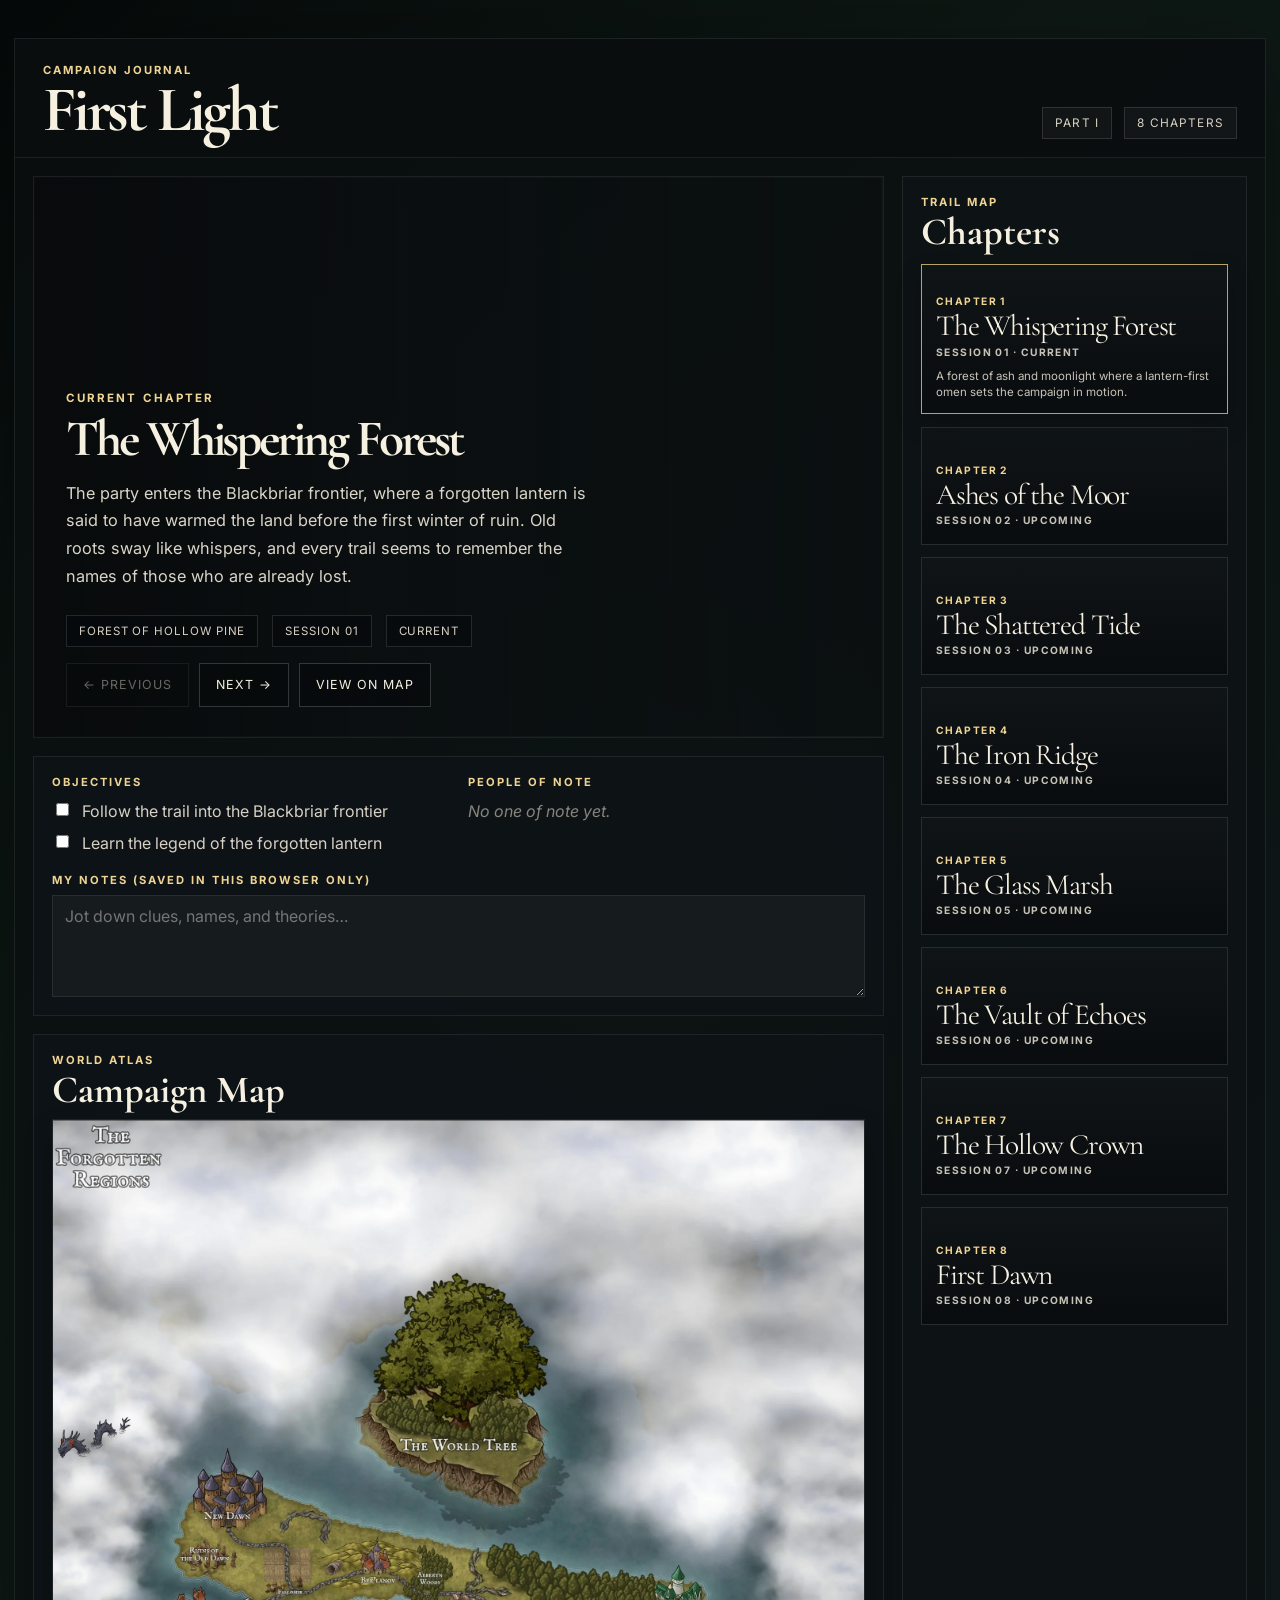
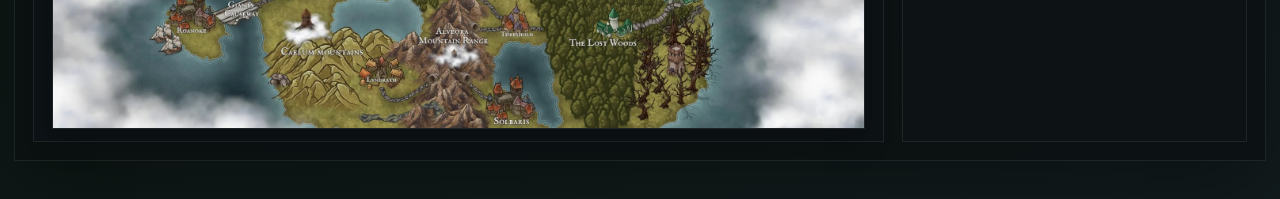
<file: index.html>
<!DOCTYPE html>
<html lang="en">
  <head>
    <meta charset="UTF-8" />
    <meta name="viewport" content="width=device-width, initial-scale=1.0" />
    <title>First Light | Campaign Journal</title>
    <meta
      name="description"
      content="A chapter-based DnD campaign tracker for the First Light adventure."
    />
    <link rel="preconnect" href="https://fonts.googleapis.com" />
    <link rel="preconnect" href="https://fonts.gstatic.com" crossorigin />
    <link
      href="https://fonts.googleapis.com/css2?family=Cormorant+Garamond:wght@400;500;600;700&family=Inter:wght@400;500;600;700&display=swap"
      rel="stylesheet"
    />
    <link rel="stylesheet" href="styles.css" />
    <link rel="icon" href="data:," />
  </head>
  <body>
    <div class="campaign-shell">
      <header class="topbar">
        <div class="brand-wrap">
          <p class="tag">Campaign Journal</p>
          <h1>First Light</h1>
        </div>
        <div class="campaign-meta">
          <span>Part I</span>
          <span id="chapter-count">Chapters</span>
        </div>
      </header>

      <main class="chapter-layout">
        <div class="story-column">
          <section class="chapter-hero" id="chapter-hero">
            <div class="hero-overlay"></div>
            <div class="hero-content">
              <p class="chapter-kicker">Current Chapter</p>
              <h2 id="hero-title">Loading…</h2>
              <p id="hero-summary"></p>
              <div class="hero-meta">
                <span id="hero-location"></span>
                <span id="hero-session"></span>
                <span id="hero-status"></span>
              </div>
              <div class="hero-actions">
                <button id="prev-chapter" class="action-btn" type="button">← Previous</button>
                <button id="next-chapter" class="action-btn" type="button">Next →</button>
                <a id="hero-map-link" class="action-btn" href="map.html">View on map</a>
              </div>
            </div>
          </section>

          <section class="journal-panel" id="journal-panel" aria-label="Chapter journal" hidden>
            <div class="journal-grid">
              <div>
                <p class="tag">Objectives</p>
                <ul id="quest-list" class="quest-list"></ul>
              </div>
              <div>
                <p class="tag">People of Note</p>
                <ul id="npc-list" class="npc-list"></ul>
              </div>
            </div>
            <div class="notes-wrap">
              <label class="tag" for="chapter-notes">My notes (saved in this browser only)</label>
              <textarea id="chapter-notes" rows="4" placeholder="Jot down clues, names, and theories…"></textarea>
            </div>
          </section>

          <section class="party-panel" id="party-panel" aria-label="Party" hidden>
            <p class="tag">The Party</p>
            <ul id="party-list" class="party-list"></ul>
          </section>

          <section class="map-panel" aria-label="Campaign map">
            <div class="map-header">
              <p class="tag">World Atlas</p>
              <h3>Campaign Map</h3>
            </div>
            <a href="map.html" class="map-link" aria-label="Open interactive campaign map">
              <img src="image-1.webp" alt="Campaign map of the first light adventure" width="2048" height="1536" loading="lazy" decoding="async" />
            </a>
          </section>
        </div>

        <aside class="chapter-panel" aria-label="Campaign chapters">
          <div class="panel-heading">
            <p class="tag">Trail Map</p>
            <h3>Chapters</h3>
          </div>
          <div id="load-error" class="load-error" role="alert" hidden></div>
          <div id="chapter-list" class="chapter-list"></div>
        </aside>
      </main>
    </div>

    <script src="data.js"></script>
    <script src="script.js"></script>
  </body>
</html>
</file>
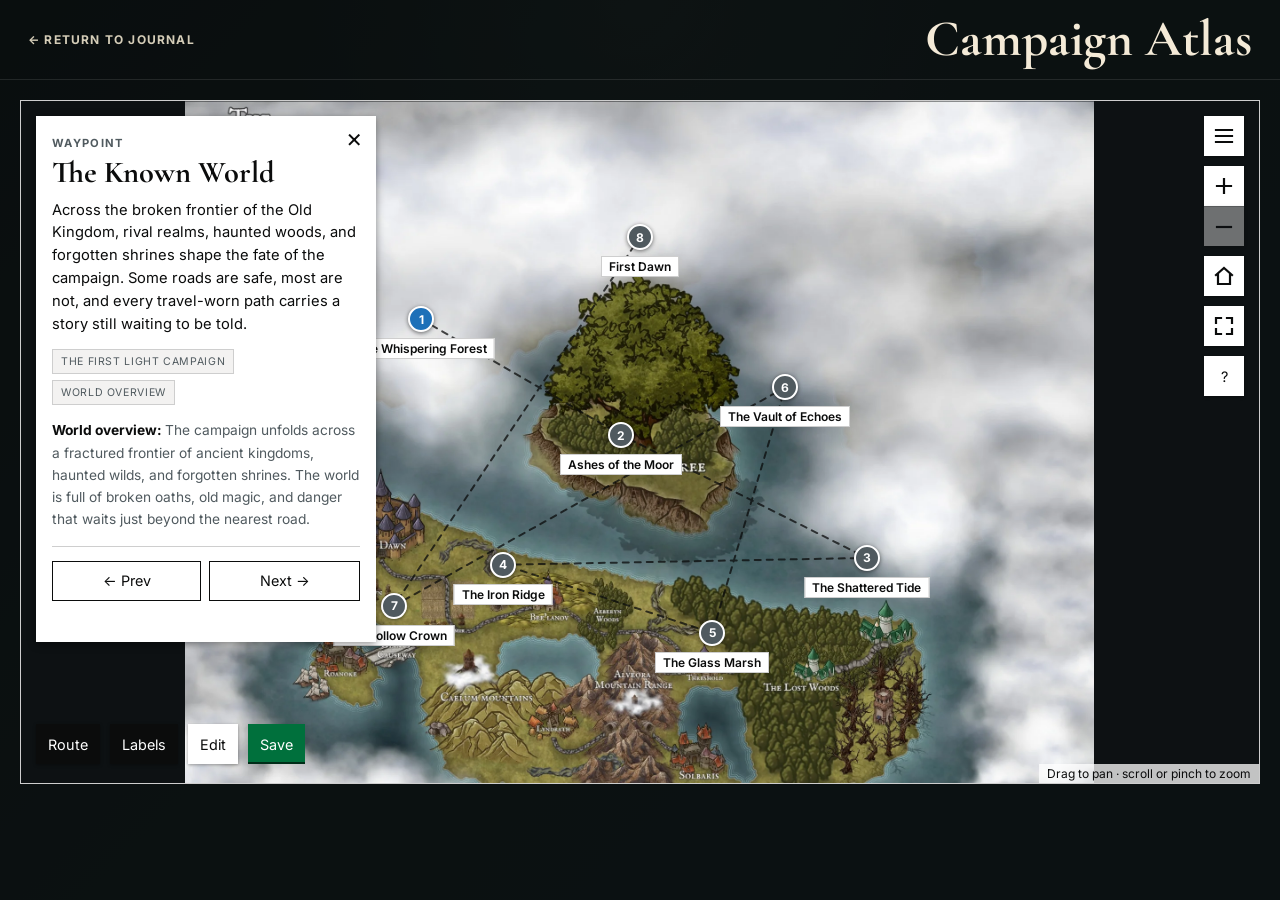
<file: map.html>
<!DOCTYPE html>
<html lang="en">
  <head>
    <meta charset="UTF-8" />
    <meta name="viewport" content="width=device-width, initial-scale=1, viewport-fit=cover" />
    <meta name="description" content="Interactive campaign map for the First Light adventure." />
    <title>First Light | Interactive Campaign Map</title>
    <link rel="preconnect" href="https://fonts.googleapis.com" />
    <link rel="preconnect" href="https://fonts.gstatic.com" crossorigin />
    <link href="https://fonts.googleapis.com/css2?family=Cormorant+Garamond:wght@400;500;600;700&family=Inter:wght@400;500;600;700&display=swap" rel="stylesheet" />
    <link rel="icon" href="data:," />
    <link rel="stylesheet" href="map.css" />
  </head>
  <body>
    <div class="map-page">
      <header class="topbar">
        <a class="back-link" href="index.html">← Return to Journal</a>
        <h1 class="header-title">Campaign Atlas</h1>
      </header>
      <main class="map-main">
        <div class="im-app" id="mapApp">
          <div
            class="map-stage"
            id="mapStage"
            tabindex="0"
            role="application"
            aria-label="Interactive campaign map. Drag to pan, scroll or pinch to zoom. With the map focused, use arrow keys to pan and plus or minus to zoom. Press question mark for keyboard help."
          >
            <div class="map-viewport" id="mapViewport">
              <img class="map-image" id="mapImage" src="image-1.webp" alt="Campaign map" width="2048" height="1536" draggable="false" decoding="async" />
              <svg class="map-route" id="mapRoute" viewBox="0 0 100 100" preserveAspectRatio="none" aria-hidden="true"><polyline id="routeLine" points="" /></svg>
            </div>
          </div>

          <aside class="im-panel" id="mapDetails" aria-label="Waypoint details" aria-live="polite">
            <button class="im-close" id="panelCloseBtn" type="button" aria-label="Close details">×</button>
            <p class="panel-kicker" id="panelKicker">Waypoint</p>
            <div class="chapter-summary" id="viewPanel">
              <h2 id="map-title">The Known World</h2>
              <p id="map-summary"></p>
              <div class="meta-list"><span id="map-location"></span><span id="map-session"></span></div>
            </div>
            <form class="editor" id="editorForm" hidden autocomplete="off">
              <label>Title<input name="title" type="text" /></label>
              <label>Location<input name="location" type="text" /></label>
              <label>Linked chapter<select name="chapter"></select></label>
              <label>Summary<textarea name="summary" rows="4"></textarea></label>
              <label>Description<textarea name="description" rows="3"></textarea></label>
              <div class="coords">
                <label>X (%)<input name="x" type="number" min="0" max="100" step="0.5" /></label>
                <label>Y (%)<input name="y" type="number" min="0" max="100" step="0.5" /></label>
              </div>
              <button class="btn danger" id="deleteBtn" type="button">Delete point</button>
            </form>
            <p class="location-description" id="locationDescription"></p>
            <div class="nav-row" id="navRow">
              <button class="btn" id="prevBtn" type="button">← Prev</button>
              <button class="btn" id="nextBtn" type="button">Next →</button>
              <a class="btn" id="journalLink" href="index.html" hidden>Open in journal</a>
            </div>
            <div id="editTools" hidden>
              <p class="location-description">Drag a marker, or select one and use the arrow keys (hold Shift for larger steps). Edits stay in this browser until you export them and commit <code>campaign-data.json</code>.</p>
              <div class="editor-tools">
                <button class="btn primary" id="exportBtn" type="button">Export JSON</button>
                <button class="btn" id="importBtn" type="button">Import JSON</button>
                <button class="btn" id="resetBtn" type="button">Discard local edits</button>
              </div>
              <input id="importFile" type="file" accept="application/json,.json" hidden />
            </div>
            <div id="savePanel" class="save-panel" hidden>
              <h3>Save for review</h3>
              <p class="location-description">Opens a pull request with your changes. Nothing goes live until it is approved and merged.</p>
              <label class="token-field">GitHub token
                <input id="tokenInput" type="password" autocomplete="off" spellcheck="false" placeholder="Needs contents + pull requests write" />
              </label>
              <button class="btn primary" id="publishBtn" type="button">Open pull request</button>
              <p class="location-description">No token? Leave it blank to copy the JSON and open GitHub's editor instead.</p>
            </div>
            <p class="status-line" id="statusLine" role="status"></p>
          </aside>

          <div class="im-controls" role="group" aria-label="Map controls">
            <button class="im-btn" id="panelToggleBtn" type="button" aria-label="Toggle map details" aria-expanded="true" title="Details">
              <svg viewBox="0 0 24 24" aria-hidden="true"><path d="M4 6h16M4 12h16M4 18h16" /></svg>
            </button>
            <div class="im-group">
              <button class="im-btn" id="zoomInBtn" type="button" aria-label="Zoom in" title="Zoom in">
                <svg viewBox="0 0 24 24" aria-hidden="true"><path d="M12 5v14M5 12h14" /></svg>
              </button>
              <button class="im-btn" id="zoomOutBtn" type="button" aria-label="Zoom out" title="Zoom out">
                <svg viewBox="0 0 24 24" aria-hidden="true"><path d="M5 12h14" /></svg>
              </button>
            </div>
            <button class="im-btn" id="fitBtn" type="button" aria-label="Reset view" title="Reset view">
              <svg viewBox="0 0 24 24" aria-hidden="true"><path d="M4 11l8-7 8 7M6 10v10h12V10" /></svg>
            </button>
            <button class="im-btn" id="fullscreenBtn" type="button" aria-label="Enter full screen" title="Full screen">
              <svg viewBox="0 0 24 24" aria-hidden="true"><path d="M4 9V4h5M20 9V4h-5M4 15v5h5M20 15v5h-5" /></svg>
            </button>
            <button class="im-btn" id="helpBtn" type="button" aria-label="Keyboard help" aria-expanded="false" aria-controls="helpPanel" title="Keyboard help">?</button>
          </div>

          <div class="im-actions" role="toolbar" aria-label="Map options">
            <button class="im-btn im-btn--label" id="routeBtn" type="button" aria-pressed="true">Route</button>
            <button class="im-btn im-btn--label" id="labelsBtn" type="button" aria-pressed="true">Labels</button>
            <button class="im-btn im-btn--label" id="editModeBtn" type="button" aria-pressed="false">Edit</button>
            <button class="im-btn im-btn--label" id="addPointBtn" type="button" hidden>+ Add point</button>
            <button class="im-btn im-btn--label im-btn--save" id="saveBtn" type="button" aria-expanded="false" aria-controls="savePanel">Save</button>
          </div>

          <div class="im-help" id="helpPanel" role="dialog" aria-label="Keyboard help" hidden>
            <button class="im-close" id="helpCloseBtn" type="button" aria-label="Close keyboard help">×</button>
            <h2>Keyboard help</h2>
            <dl>
              <dt><kbd>←</kbd> <kbd>↑</kbd> <kbd>→</kbd> <kbd>↓</kbd></dt><dd>Pan the map</dd>
              <dt><kbd>+</kbd> / <kbd>-</kbd></dt><dd>Zoom in / out</dd>
              <dt><kbd>0</kbd></dt><dd>Reset view</dd>
              <dt><kbd>Tab</kbd></dt><dd>Move between markers</dd>
              <dt><kbd>Enter</kbd></dt><dd>Select a marker</dd>
              <dt><kbd>Esc</kbd></dt><dd>Deselect or close</dd>
              <dt><kbd>Shift</kbd> + <kbd>arrows</kbd></dt><dd>Move a selected marker further (edit mode)</dd>
            </dl>
          </div>

          <p class="im-attribution" id="mapHint">Drag to pan · scroll or pinch to zoom</p>
        </div>
      </main>
    </div>
    <script src="data.js"></script>
    <script src="map.js"></script>
  </body>
</html>
</file>
<file: styles.css>
* {
  box-sizing: border-box;
}

:root {
  --bg: #0d1115;
  --panel: rgba(14, 20, 22, 0.78);
  --panel-strong: rgba(8, 12, 14, 0.88);
  --panel-light: rgba(255, 255, 255, 0.06);
  --ink: #f6f0e1;
  --muted: #d7d0c3;
  --gold: #d7bb74;
  --gold-soft: #f0d494;
  --sage: #7a9b73;
  --shadow: rgba(0, 0, 0, 0.38);
  --edge: rgba(255, 255, 255, 0.08);
}

html {
  scroll-behavior: smooth;
  -webkit-text-size-adjust: 100%;
}

body {
  margin: 0;
  min-height: 100vh;
  background:
    radial-gradient(circle at center, rgba(52, 81, 67, 0.2), transparent 30%),
    linear-gradient(135deg, #050909 0%, #0d1713 35%, #121b1d 100%);
  color: var(--ink);
  font-family: "Inter", sans-serif;
}

button,
img {
  display: block;
  max-width: 100%;
}

a {
  color: inherit;
}

button {
  font: inherit;
}

button:focus-visible,
a:focus-visible {
  outline: 3px solid var(--gold-soft);
  outline-offset: 3px;
}

.campaign-shell {
  width: min(1260px, calc(100% - 28px));
  margin: 38px auto;
  background: rgba(10, 15, 16, 0.72);
  border: 1px solid var(--edge);
  box-shadow: 0 24px 80px rgba(0, 0, 0, 0.34);
}

.topbar {
  display: flex;
  justify-content: space-between;
  align-items: end;
  gap: 20px;
  padding: 24px 28px 18px;
  border-bottom: 1px solid var(--edge);
  background: rgba(10, 13, 14, 0.72);
}

.brand-wrap {
  display: flex;
  flex-direction: column;
  gap: 4px;
}

.tag {
  margin: 0;
  font-size: 0.7rem;
  letter-spacing: 0.18em;
  text-transform: uppercase;
  color: var(--gold-soft);
  font-weight: 700;
}

.brand-wrap h1,
.chapter-hero h2,
.map-header h3,
.panel-heading h3 {
  margin: 0;
  font-family: "Cormorant Garamond", Georgia, serif;
  font-weight: 700;
  line-height: 0.9;
}

.brand-wrap h1 {
  font-size: clamp(2.4rem, 5vw, 4rem);
  letter-spacing: -0.05em;
}

.campaign-meta {
  display: flex;
  gap: 12px;
  flex-wrap: wrap;
}

.campaign-meta span {
  border: 1px solid rgba(255, 255, 255, 0.12);
  background: rgba(255, 255, 255, 0.03);
  padding: 8px 12px;
  font-size: 0.74rem;
  letter-spacing: 0.1em;
  text-transform: uppercase;
  color: var(--muted);
}

.chapter-layout {
  display: grid;
  grid-template-columns: minmax(0, 1.85fr) minmax(260px, 0.75fr);
  gap: 18px;
  padding: 18px;
}

.story-column {
  display: grid;
  gap: 18px;
  min-width: 0;
}

.chapter-hero {
  position: relative;
  min-height: 560px;
  background-size: cover;
  background-position: center;
  border: 1px solid var(--edge);
  overflow: hidden;
  box-shadow: inset 0 0 0 1px rgba(255, 255, 255, 0.04);
}

.hero-overlay {
  position: absolute;
  inset: 0;
  background: linear-gradient(90deg, rgba(8, 10, 11, 0.78), rgba(12, 16, 18, 0.3) 40%, rgba(12, 16, 18, 0.18));
}

.hero-content {
  position: relative;
  z-index: 1;
  height: 100%;
  min-height: inherit;
  display: flex;
  flex-direction: column;
  justify-content: end;
  padding: 38px 32px 30px;
  max-width: 70%;
}

.chapter-kicker {
  margin: 0 0 12px;
  color: var(--gold-soft);
  letter-spacing: 0.18em;
  text-transform: uppercase;
  font-size: 0.72rem;
  font-weight: 700;
}

.chapter-hero h2 {
  font-size: clamp(3rem, 4vw, 5rem);
  line-height: 0.88;
  letter-spacing: -0.06em;
  margin-bottom: 18px;
}

#hero-summary {
  margin: 0;
  max-width: 52ch;
  color: rgba(246, 240, 225, 0.88);
  line-height: 1.7;
  font-size: 1.02rem;
}

.hero-meta {
  margin-top: 24px;
  display: flex;
  gap: 14px;
  flex-wrap: wrap;
}

.hero-meta span {
  display: inline-flex;
  align-items: center;
  background: rgba(6, 9, 11, 0.62);
  border: 1px solid rgba(255, 255, 255, 0.12);
  padding: 8px 12px;
  letter-spacing: 0.08em;
  text-transform: uppercase;
  font-size: 0.72rem;
  color: var(--muted);
}

.map-panel {
  background: rgba(14, 19, 22, 0.78);
  border: 1px solid var(--edge);
  padding: 18px 18px 12px;
}

.map-header {
  display: flex;
  flex-direction: column;
  gap: 6px;
  margin-bottom: 12px;
}

.map-header h3 {
  font-size: clamp(2.1rem, 3vw, 2.8rem);
}

.map-link {
  display: block;
  text-decoration: none;
}

.map-link img {
  width: 100%;
  height: auto;
  border: 1px solid rgba(255, 255, 255, 0.08);
  box-shadow: 0 14px 28px rgba(0, 0, 0, 0.2);
  background: #0d1115;
  transition: transform 180ms ease, box-shadow 180ms ease;
}

.map-link:hover img {
  transform: translateY(-2px);
  box-shadow: 0 16px 32px rgba(0, 0, 0, 0.28);
}

.chapter-panel {
  min-width: 0;
  background: rgba(14, 19, 22, 0.75);
  border: 1px solid var(--edge);
  padding: 18px 18px 14px;
}

.panel-heading {
  display: flex;
  flex-direction: column;
  gap: 6px;
  margin-bottom: 16px;
}

.panel-heading h3 {
  font-size: clamp(2rem, 3vw, 2.8rem);
}

.chapter-list {
  display: grid;
  gap: 12px;
}

.chapter-tile {
  position: relative;
  border: 1px solid rgba(255, 255, 255, 0.09);
  background: rgba(255, 255, 255, 0.02);
  text-align: left;
  padding: 0;
  color: var(--ink);
  overflow: hidden;
  cursor: pointer;
  min-height: 118px;
  height: 118px;
  transition: transform 180ms ease, border-color 180ms ease, box-shadow 180ms ease, height 180ms ease;
}

.chapter-tile:hover,
.chapter-tile.active {
  transform: translateY(-1px);
  border-color: rgba(215, 187, 116, 0.85);
  box-shadow: 0 12px 24px rgba(0, 0, 0, 0.2);
  height: 150px;
}

.chapter-tile img {
  position: absolute;
  inset: 0;
  width: 100%;
  height: 100%;
  object-fit: cover;
  filter: brightness(0.7) saturate(0.75);
  transition: transform 180ms ease, filter 180ms ease;
}

.chapter-tile:hover img,
.chapter-tile.active img {
  transform: scale(1.04);
  filter: brightness(0.82) saturate(0.9);
}

.chapter-tile .tile-overlay {
  position: absolute;
  inset: 0;
  background: linear-gradient(180deg, rgba(5, 8, 10, 0.18), rgba(5, 8, 10, 0.72));
}

.chapter-tile .tile-content {
  position: relative;
  z-index: 1;
  display: flex;
  height: 100%;
  flex-direction: column;
  justify-content: end;
  padding: 16px 14px 12px;
  gap: 6px;
}

.tile-number,
.tile-status {
  font-size: 0.64rem;
  letter-spacing: 0.14em;
  text-transform: uppercase;
  font-weight: 700;
}

.tile-number {
  color: var(--gold-soft);
}

.tile-status {
  color: rgba(246, 240, 225, 0.8);
}

.tile-name {
  font-family: "Cormorant Garamond", Georgia, serif;
  font-size: clamp(1.5rem, 2.3vw, 2rem);
  line-height: 0.9;
  letter-spacing: -0.04em;
}

.tile-snippet {
  max-height: 0;
  overflow: hidden;
  opacity: 0;
  transition: max-height 180ms ease, opacity 180ms ease, margin-top 180ms ease;
  margin-top: 0;
  color: rgba(246, 240, 225, 0.8);
  font-size: 0.72rem;
  line-height: 1.45;
}

.chapter-tile:hover .tile-snippet,
.chapter-tile.active .tile-snippet {
  max-height: 66px;
  opacity: 1;
  margin-top: 4px;
}

[hidden] {
  display: none !important;
}

.hero-actions {
  margin-top: 16px;
  display: flex;
  gap: 10px;
  flex-wrap: wrap;
}

.action-btn {
  display: inline-flex;
  align-items: center;
  min-height: 44px;
  padding: 8px 16px;
  border: 1px solid rgba(255, 255, 255, 0.18);
  background: rgba(6, 9, 11, 0.62);
  color: var(--ink);
  font-size: 0.78rem;
  letter-spacing: 0.08em;
  text-transform: uppercase;
  text-decoration: none;
  cursor: pointer;
}

.action-btn:hover:not(:disabled) {
  border-color: var(--gold);
}

.action-btn:disabled {
  opacity: 0.4;
  cursor: default;
}

.journal-panel,
.party-panel {
  background: rgba(14, 19, 22, 0.78);
  border: 1px solid var(--edge);
  padding: 18px;
}

.journal-grid {
  display: grid;
  grid-template-columns: repeat(auto-fit, minmax(240px, 1fr));
  gap: 18px;
}

.quest-list,
.npc-list,
.party-list {
  list-style: none;
  margin: 10px 0 0;
  padding: 0;
  display: grid;
  gap: 8px;
  color: var(--muted);
  line-height: 1.5;
}

.quest-item {
  display: flex;
  gap: 10px;
  align-items: flex-start;
  cursor: pointer;
}

.quest-item input {
  margin-top: 4px;
  accent-color: var(--gold);
}

.quest-item.done span {
  text-decoration: line-through;
  opacity: 0.6;
}

.empty {
  opacity: 0.6;
  font-style: italic;
}

.notes-wrap {
  margin-top: 18px;
  display: grid;
  gap: 8px;
}

.notes-wrap textarea {
  width: 100%;
  resize: vertical;
  padding: 10px 12px;
  background: rgba(255, 255, 255, 0.04);
  border: 1px solid var(--edge);
  color: var(--ink);
  font: inherit;
}

.load-error {
  padding: 12px;
  border: 1px solid rgba(215, 120, 100, 0.6);
  color: #f2c4b8;
  line-height: 1.5;
  font-size: 0.85rem;
}

@media (max-width: 900px) {
  .chapter-layout {
    grid-template-columns: minmax(0, 1fr);
  }

  .hero-content {
    max-width: 100%;
  }
}

@media (max-width: 560px) {
  .campaign-shell {
    width: 100%;
    margin: 0 auto;
    border-left: 0;
    border-right: 0;
  }

  .topbar {
    padding: max(16px, env(safe-area-inset-top)) 16px 14px;
    align-items: flex-start;
    flex-direction: row;
    gap: 12px;
  }

  .brand-wrap h1 {
    font-size: clamp(2.6rem, 12vw, 3.5rem);
  }

  .campaign-meta {
    justify-content: flex-end;
    gap: 6px;
    padding-top: 5px;
  }

  .campaign-meta span {
    padding: 7px 8px;
    font-size: 0.62rem;
    letter-spacing: 0.06em;
    white-space: nowrap;
  }

  .chapter-layout {
    gap: 14px;
    padding: 12px;
  }

  .chapter-panel {
    order: -1;
    padding: 14px 12px 12px;
  }

  .panel-heading {
    margin-bottom: 12px;
  }

  .chapter-list {
    grid-auto-flow: column;
    grid-auto-columns: minmax(0, 78%);
    grid-template-columns: none;
    gap: 10px;
    overflow-x: auto;
    overscroll-behavior-x: contain;
    scroll-snap-type: x mandatory;
    scrollbar-width: thin;
    scrollbar-color: var(--gold) rgba(255, 255, 255, 0.08);
    padding: 0 0 8px;
    -webkit-overflow-scrolling: touch;
  }

  .chapter-tile,
  .chapter-tile:hover,
  .chapter-tile.active {
    height: 142px;
    min-height: 142px;
    scroll-snap-align: start;
  }

  .chapter-tile {
    touch-action: manipulation;
  }

  .chapter-tile .tile-content {
    padding: 14px 12px 11px;
  }

  .chapter-hero {
    min-height: 0;
    height: clamp(390px, 68svh, 620px);
    background-position: center;
  }

  .hero-overlay {
    background: linear-gradient(180deg, rgba(8, 10, 11, 0.12) 5%, rgba(8, 10, 11, 0.4) 38%, rgba(8, 10, 11, 0.88) 100%);
  }

  .hero-content {
    min-height: 100%;
    padding: 24px 18px max(20px, env(safe-area-inset-bottom));
  }

  .chapter-hero h2 {
    font-size: clamp(2.8rem, 13vw, 4.2rem);
    line-height: 0.92;
    margin-bottom: 12px;
  }

  #hero-summary {
    font-size: 0.95rem;
    line-height: 1.6;
  }

  .hero-meta {
    gap: 8px;
    margin-top: 16px;
  }

  .hero-meta span {
    padding: 8px 9px;
    font-size: 0.64rem;
  }

  .map-panel {
    padding: 14px 12px 10px;
  }

  .map-link img {
    border-radius: 2px;
  }
}

@media (max-width: 360px) {
  .topbar {
    flex-direction: column;
  }

  .campaign-meta {
    justify-content: flex-start;
    padding-top: 0;
  }

  .chapter-list {
    grid-auto-columns: 86%;
  }
}

@media (prefers-reduced-motion: reduce) {
  *,
  *::before,
  *::after {
    scroll-behavior: auto !important;
    transition-duration: 0.01ms !important;
    animation-duration: 0.01ms !important;
    animation-iteration-count: 1 !important;
  }
}
</file>
<file: map.css>
* { box-sizing: border-box; }
:root {
  --ink: #f4ead7; --muted: #d5cdb8; --gold: #d9b56b; --edge: rgba(255,255,255,.1);
  /* Control palette, modelled on the DEFRA interactive-map component */
  --im-fg: #0b0c0c; --im-bg: #ffffff; --im-hover: #f3f2f1; --im-secondary: #505a5f;
  --im-border: #cecece; --im-focus: #ffdd00; --im-size: 40px; --im-gap: 10px; --im-margin: 15px;
}
[hidden] { display: none !important; }
html { min-height: 100%; background: #0b1114; -webkit-text-size-adjust: 100%; }
body { margin: 0; min-height: 100vh; color: var(--ink); font-family: Inter, sans-serif; background: radial-gradient(circle at top, rgba(94,119,106,.16), transparent 32%), linear-gradient(135deg,#06090b,#0f1719 45%,#111b20); }
button, a, input, textarea { font: inherit; }
a:focus-visible { outline: 3px solid var(--gold); outline-offset: 3px; }
.map-page { min-height: 100vh; background: rgba(10,15,16,.8); }
.topbar { display:flex; justify-content:space-between; align-items:center; gap:16px; padding:14px clamp(14px,3vw,28px); border-bottom:1px solid var(--edge); }
.back-link { color:var(--muted); text-decoration:none; letter-spacing:.1em; text-transform:uppercase; font-size:.75rem; font-weight:700; }
.header-title { margin:0; font:700 clamp(1.9rem,4vw,3.4rem)/1 "Cormorant Garamond",Georgia,serif; text-align:right; }
.map-main { max-width:1600px; margin:auto; padding:clamp(10px,2vw,20px); }

/* ---------- App container ---------- */
.im-app { position:relative; width:100%; height:clamp(480px,76vh,860px); overflow:hidden; background:#0d1113; border:1px solid var(--im-border); color:var(--im-fg); }
.im-app:fullscreen { height:100vh; border:0; }
.map-stage { position:absolute; inset:0; overflow:hidden; cursor:grab; user-select:none; -webkit-user-select:none; touch-action:none; }
.map-stage:focus-visible { outline:3px solid var(--im-focus); outline-offset:-3px; box-shadow:inset 0 0 0 6px var(--im-fg); }
.map-stage.dragging { cursor:grabbing; }
.map-viewport { position:absolute; transform-origin:center; will-change:transform; }
.map-image { position:absolute; inset:0; width:100%; height:100%; background:#0d1113; pointer-events:none; }
.map-route { position:absolute; inset:0; width:100%; height:100%; pointer-events:none; overflow:visible; }
.map-route polyline { fill:none; stroke:#0b0c0c; stroke-width:2; stroke-dasharray:6 6; vector-effect:non-scaling-stroke; stroke-linecap:round; stroke-linejoin:round; opacity:.75; }

/* ---------- Markers ---------- */
.map-pin { position:absolute; z-index:2; width:34px; height:34px; padding:0; border:0; border-radius:50%; background:transparent; transform:translate(-50%,-50%) scale(var(--inv,1)); cursor:pointer; touch-action:none; color:var(--im-fg); }
.map-stage.editing .map-pin { cursor:move; }
.map-pin .dot { position:absolute; inset:4px; display:flex; align-items:center; justify-content:center; border:2px solid #fff; border-radius:50%; background:var(--im-secondary); color:#fff; box-shadow:0 1px 4px rgba(0,0,0,.55); font-size:.75rem; font-weight:700; }
.map-pin.past .dot { background:#00703c; }
.map-pin.current .dot { background:#1d70b8; animation:pulse 2s ease-in-out infinite; }
.map-pin:hover .dot { background:var(--im-fg); }
.map-pin.selected { z-index:3; }
.map-pin.selected .dot { background:var(--im-fg); box-shadow:0 0 0 3px var(--im-focus), 0 0 0 6px var(--im-fg); }
.map-pin:focus-visible { outline:none; }
.map-pin:focus-visible .dot { background:var(--im-focus); color:var(--im-fg); border-color:var(--im-fg); box-shadow:0 0 0 3px var(--im-fg); }
.map-pin .label { position:absolute; left:50%; top:100%; margin-top:2px; transform:translateX(-50%); padding:2px 7px; white-space:nowrap; font-size:.75rem; font-weight:600; color:var(--im-fg); background:var(--im-bg); border:1px solid var(--im-border); pointer-events:none; }
.no-labels .map-pin:not(.selected):not(:hover):not(:focus-visible) .label { display:none; }
@keyframes pulse { 50% { transform:scale(1.18); } }

/* ---------- Buttons (square, white, GOV.UK-style focus) ---------- */
.im-btn, .btn { display:flex; align-items:center; justify-content:center; min-width:var(--im-size); min-height:var(--im-size); padding:0 8px; border:0; border-radius:0; background:var(--im-bg); color:var(--im-fg); cursor:pointer; box-shadow:0 1px 3px rgba(0,0,0,.35); font-size:.9rem; text-decoration:none; user-select:none; }
.im-btn--label, .btn { padding:0 12px; }
.im-btn svg { width:24px; height:24px; fill:none; stroke:currentColor; stroke-width:2.2; stroke-linecap:square; stroke-linejoin:miter; pointer-events:none; }
.im-btn:hover:not(:disabled), .btn:hover { background:var(--im-hover); }
.im-btn:disabled { opacity:.4; cursor:default; }
.im-actions .im-btn[aria-pressed="true"] { background:var(--im-fg); color:#fff; }
.btn.primary { background:#00703c; color:#fff; box-shadow:inset 0 -2px 0 #002d18; }
.btn.primary:hover { background:#005a30; }
.im-btn:focus-visible, .btn:focus-visible, .im-close:focus-visible, .im-app input:focus-visible, .im-app textarea:focus-visible, .im-app select:focus-visible {
  outline:3px solid var(--im-focus); outline-offset:0; box-shadow:inset 0 0 0 4px var(--im-fg); background:var(--im-focus); color:var(--im-fg);
}
.im-app input:focus-visible, .im-app textarea:focus-visible, .im-app select:focus-visible { background:var(--im-bg); }
.im-controls { position:absolute; z-index:5; top:var(--im-margin); right:var(--im-margin); display:flex; flex-direction:column; align-items:flex-end; gap:var(--im-gap); }
.im-group { display:flex; flex-direction:column; gap:0; }
.im-group .im-btn + .im-btn { border-top:1px solid var(--im-border); }
.im-actions { position:absolute; z-index:5; left:var(--im-margin); bottom:calc(var(--im-margin) + 4px); display:flex; gap:var(--im-gap); }
.im-attribution { position:absolute; z-index:4; right:0; bottom:0; margin:0; padding:2px 8px; max-width:50%; font-size:12px; text-align:right; color:var(--im-fg); background:rgba(255,255,255,.75); pointer-events:none; }

/* ---------- Panels ---------- */
.im-panel { position:absolute; z-index:6; top:var(--im-margin); left:var(--im-margin); width:min(340px,calc(100% - 2*var(--im-margin) - var(--im-size) - var(--im-gap))); max-height:calc(100% - 2*var(--im-margin) - var(--im-size) - 12px); overflow:auto; padding:16px; padding-top:20px; background:var(--im-bg); color:var(--im-fg); box-shadow:0 2px 8px rgba(0,0,0,.45); }
.im-close { position:absolute; top:4px; right:4px; width:36px; height:36px; border:0; background:transparent; color:var(--im-fg); font-size:1.6rem; line-height:1; cursor:pointer; }
.im-close:hover { background:var(--im-hover); }
.panel-kicker { margin:0 30px 8px 0; color:var(--im-secondary); text-transform:uppercase; letter-spacing:.12em; font-size:.7rem; font-weight:700; }
.chapter-summary h2 { margin:0 0 10px; font:700 1.9rem/1 "Cormorant Garamond",Georgia,serif; }
.chapter-summary p { color:var(--im-fg); line-height:1.55; margin:0 0 14px; font-size:.92rem; }
.meta-list { display:flex; flex-wrap:wrap; gap:6px; }
.meta-list span { padding:5px 8px; border:1px solid var(--im-border); background:var(--im-hover); color:var(--im-secondary); font-size:.66rem; letter-spacing:.06em; text-transform:uppercase; overflow-wrap:anywhere; }
.meta-list span:empty { display:none; }
.location-description { margin:14px 0 0; color:var(--im-secondary); line-height:1.6; font-size:.86rem; }
.location-description strong { color:var(--im-fg); }
.nav-row { display:flex; flex-wrap:wrap; gap:8px; margin-top:16px; padding-top:14px; border-top:1px solid var(--im-border); }
.nav-row .btn { flex:1 1 auto; border:1px solid var(--im-fg); box-shadow:none; }
.editor { display:grid; gap:10px; margin:0; }
.editor label { display:grid; gap:4px; color:var(--im-secondary); font-size:.68rem; letter-spacing:.08em; text-transform:uppercase; }
.editor select { width:100%; padding:8px 10px; border:2px solid var(--im-fg); border-radius:0; background:var(--im-bg); color:var(--im-fg); text-transform:none; letter-spacing:0; }
.btn.danger { border:1px solid #d4351c; color:#d4351c; box-shadow:none; }
.btn.danger:hover { background:#d4351c; color:#fff; }
.map-pin.unlinked .dot { background:#fff; color:var(--im-fg); border-color:var(--im-fg); }
.editor input, .editor textarea { width:100%; padding:8px 10px; border:2px solid var(--im-fg); border-radius:0; background:var(--im-bg); color:var(--im-fg); text-transform:none; letter-spacing:0; }
.editor .coords { display:grid; grid-template-columns:1fr 1fr; gap:10px; }
.editor-tools { display:flex; flex-wrap:wrap; gap:8px; margin-top:12px; }
.editor-tools .btn { flex:1 1 auto; border:1px solid var(--im-fg); box-shadow:none; }
.editor-tools .btn.primary { border-color:#00703c; }
.token-field { display:grid; gap:4px; margin-top:12px; color:var(--im-secondary); font-size:.68rem; letter-spacing:.08em; text-transform:uppercase; }
.token-field input { width:100%; padding:8px 10px; border:2px solid var(--im-fg); border-radius:0; background:var(--im-bg); color:var(--im-fg); letter-spacing:0; text-transform:none; font-size:.8rem; }
.im-btn--save { background:#00703c; color:#fff; box-shadow:inset 0 -2px 0 #002d18; }
.im-btn--save:hover:not(:disabled) { background:#005a30; }
.im-btn--save.has-edits::after { content:""; width:8px; height:8px; margin-left:8px; border-radius:50%; background:#ffdd00; }
.save-panel { margin-top:16px; padding-top:14px; border-top:1px solid var(--im-border); display:grid; gap:10px; }
.save-panel h3 { margin:0; font:700 1.3rem/1 "Cormorant Garamond",Georgia,serif; }
.save-panel .location-description { margin:0; }
.save-panel .btn { border:1px solid #00703c; box-shadow:inset 0 -2px 0 #002d18; }
.status-line { margin:10px 0 0; min-height:1.2em; color:#00703c; font-size:.8rem; font-weight:600; }
.status-line a { color:#1d70b8; font-weight:700; }
.im-help { position:absolute; z-index:8; left:50%; top:50%; transform:translate(-50%,-50%); width:min(420px,calc(100% - 30px)); max-height:calc(100% - 30px); overflow:auto; padding:18px 20px; background:var(--im-bg); color:var(--im-fg); box-shadow:0 2px 12px rgba(0,0,0,.6); }
.im-help h2 { margin:0 0 12px; font:700 1.6rem/1 "Cormorant Garamond",Georgia,serif; }
.im-help dl { display:grid; grid-template-columns:auto 1fr; gap:8px 16px; margin:0; font-size:.88rem; }
.im-help dt { white-space:nowrap; }
.im-help dd { margin:0; color:var(--im-secondary); }
kbd { display:inline-block; min-width:1.6em; padding:1px 6px; border:1px solid var(--im-fg); background:var(--im-hover); font:600 .78rem Inter,sans-serif; text-align:center; }

@media (max-width:600px) {
  .topbar { align-items:flex-start; flex-direction:column-reverse; gap:8px; padding:12px 14px; padding-top:max(12px,env(safe-area-inset-top)); }
  .header-title { text-align:left; font-size:2.25rem; }
  .back-link { display:inline-flex; align-items:center; min-height:44px; }
  .map-main { padding:0 0 max(0px,env(safe-area-inset-bottom)); }
  .im-app { height:clamp(420px,78svh,760px); border-left:0; border-right:0; }
  .im-panel { top:auto; left:0; right:0; bottom:0; width:auto; max-height:55%; box-shadow:0 -2px 8px rgba(0,0,0,.45); }
  .im-actions { bottom:auto; top:var(--im-margin); }
  .im-attribution { display:none; }
}
@media (max-height:500px) and (orientation:landscape) {
  .topbar { padding-block:8px; }
  .im-app { height:calc(100svh - 78px); min-height:220px; }
}
@media (forced-colors:active) {
  .im-btn, .btn { border:1px solid ButtonText; }
  .map-pin.selected .dot { outline:3px solid Highlight; }
}
@media (prefers-reduced-motion:reduce) { *,*::before,*::after { scroll-behavior:auto!important; transition-duration:.01ms!important; animation-duration:.01ms!important; } }
</file>
